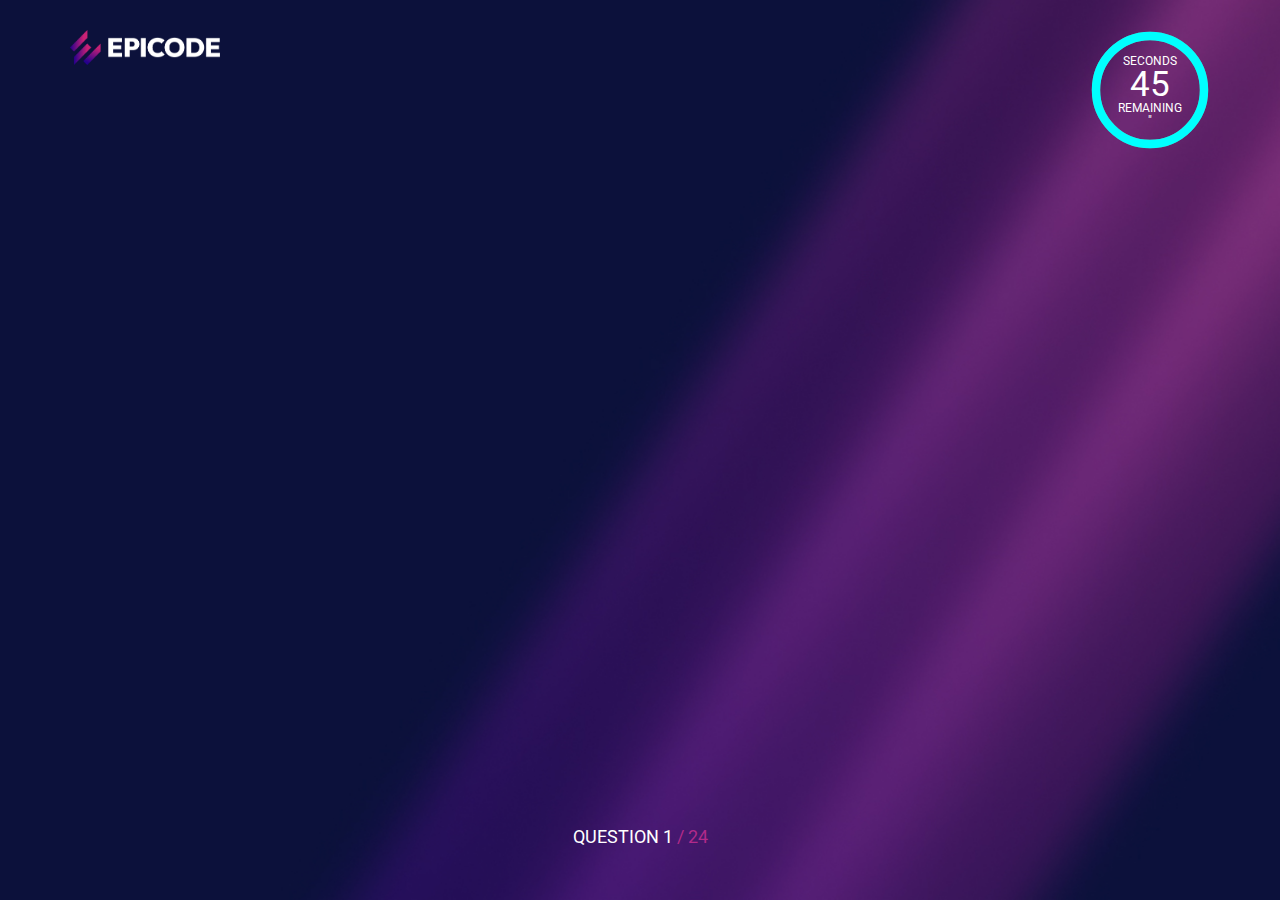
<file: benchmark-page.html>
<!DOCTYPE html>
<html lang="it">

<head>
    <meta charset="UTF-8">
    <meta name="viewport" content="width=device-width, initial-scale=1.0">
    <title>Document</title>
    <link rel="stylesheet" href="./assets/css/reset.css">
    <link rel="stylesheet" href="./assets/css/style.css">

</head>

<body>
    <div id="myApp">
        <div class="top-flex">
            <div class="logo-container">
                <img src="./assets/img/epicode_logo.png" alt="Logo Epicode">
            </div>
            <div id="countdown" class="timer"></div>
        </div>

        <div class="container">
            <div class="question-container flex">
                <p class="question"></p>
                <div class="answers flex">
                    <div class="answer-buttons"></div>
                </div>
                <div class="questions-number"></div>
            </div>
        </div>
    </div>
    <script src="./assets/js/script.js"></script>
</body>

</html>
</file>
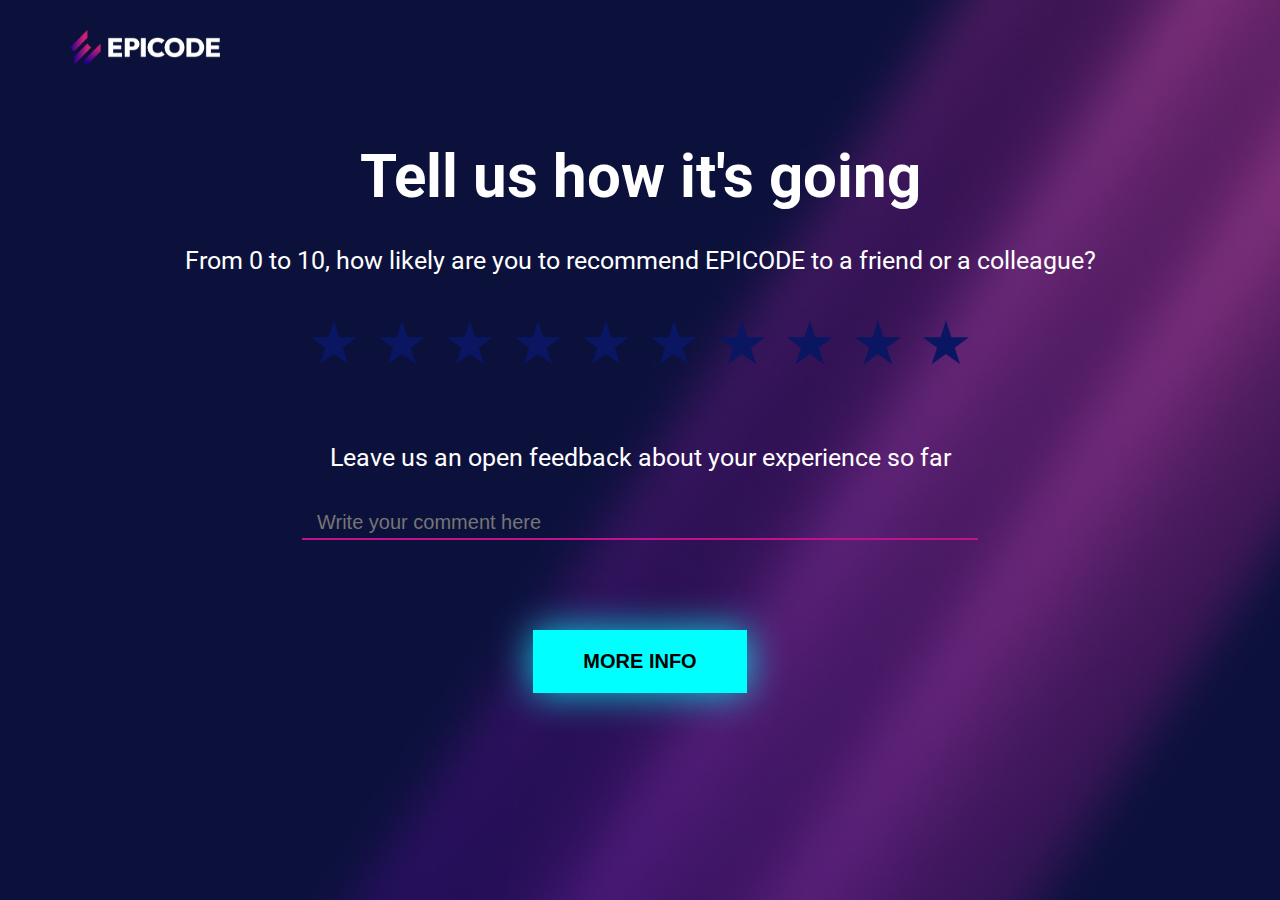
<file: feedback.html>
<!DOCTYPE html>
<html lang="it">
  <head>
    <meta charset="UTF-8" />
    <meta name="viewport" content="width=device-width, initial-scale=1.0" />
    <title>Document</title>
    <link rel="stylesheet" href="./assets/css/reset.css" />
    <link rel="stylesheet" href="./assets/css/style.css" />
  </head>

  <body>
    <div id="myApp">
      <div class="logo-container">
        <img src="./assets/img/epicode_logo.png" alt="Logo Epicode" />
        
      </div>
      <div class="container">
        <div class="main-title">
          <p>Tell us how it's going</p>
          <p>From 0 to 10, how likely are you to recommend EPICODE to a friend or a colleague?</p>
  
        </div>
        <div class="content">
          <form class="feedback">
  
            <div class=" stars-rating">
              <div class="rating">
                <div class="star" data-rating="1">&#9733;</div>
                <div class="star" data-rating="2">&#9733;</div>
                <div class="star" data-rating="3">&#9733;</div>
                <div class="star" data-rating="4">&#9733;</div>
                <div class="star" data-rating="5">&#9733;</div>
                <div class="star" data-rating="6">&#9733;</div>
                <div class="star" data-rating="7">&#9733;</div>
                <div class="star" data-rating="8">&#9733;</div>
                <div class="star" data-rating="9">&#9733;</div>
                <div class="star" data-rating="10">&#9733;</div>
              </div>
              

            </div>

              <label for="comment">Leave us an open feedback about your experience so far</label>
              <input id="comment" type="text" name="Comment" placeholder="Write your comment here">
              <button class="more-info square-btn">MORE INFO</button>
  
          </form>
        </div>
      </div>
  
      <script src="./assets/js/script.js"></script>
      <script src="./assets/js/stars.js"></script>
  </body>
  
  </html>
</file>
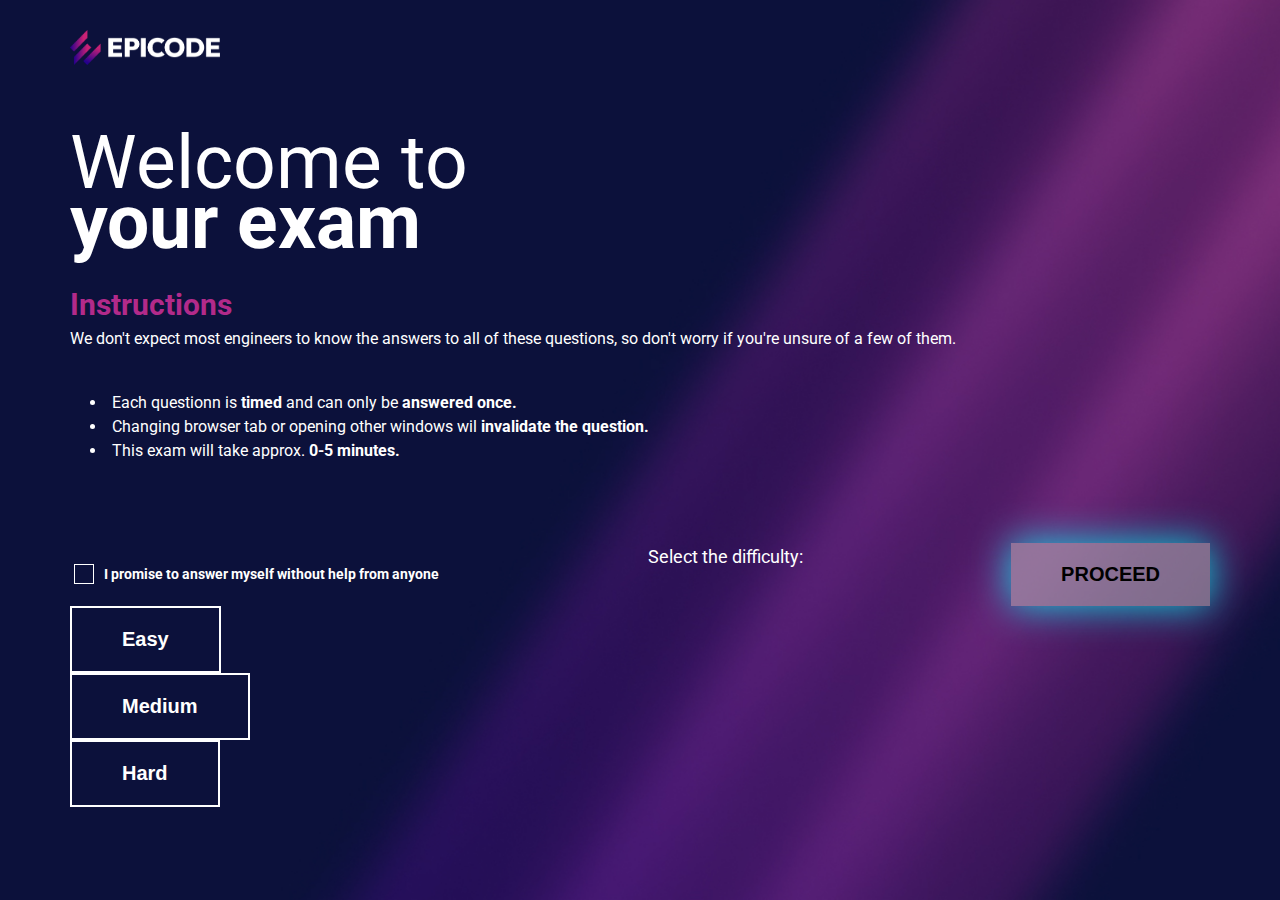
<file: welcome-page.html>
<!DOCTYPE html>
<html lang="it">

<head>
    <meta charset="UTF-8">
    <meta name="viewport" content="width=device-width, initial-scale=1.0">
    <title>Document</title>
    <link rel="stylesheet" href="./assets/css/reset.css">
    <link rel="stylesheet" href="./assets/css/style.css">
</head>

<body>
    <div id="myApp">
        <div class="logo-container">
            <img src="./assets/img/epicode_logo.png" alt="Logo Epicode">
        </div>
        <div class="container">
            <div class="welcome">
                <p>Welcome to <br><b>your exam</b></p>
            </div>

            <div class="p1Container">
                <p>Instructions</p>
            </div>
            <div class="p2Container">
                <p>We don't expect most engineers to know the answers to all of these questions, so don't worry if
                    you're unsure of a few of them.</p>
            </div>

            <div class="list">
                <ul>
                    <li>Each questionn is <b>timed</b> and can only be <b>answered once.</b></li>
                    <li>Changing browser tab or opening other windows wil <b>invalidate the question.</b></li>
                    <li>This exam will take approx. <b>0-5 minutes.</b></li>
                </ul>
            </div>
        </div>
        <form>
            <div class="inputs flex">
                <div class="checkbox">
                    <input type="checkbox" id="promise" name="promise" default="unchecked">
                    <label for="promise">I promise to answer myself without help from anyone</label>
                </div>

                <p id="select-difficulty" class="hidden">Select the difficulty:</p>
                <button type="submit" id="proceed" class="square-btn" disabled>PROCEED</button>
            </div>
        </form>
        
        <div class="difficultySelect">
        <div class="btn-container">
                <button class="difficultyValue square-transparent-btn hidden" value="easy">Easy</button>
            </div>
            <div class="btn-container">
                <button class="difficultyValue square-transparent-btn hidden" value="medium">Medium</button>
            </div>
            <div class="btn-container">
                <button class="difficultyValue square-transparent-btn hidden" value="hard">Hard</button>
            </div>

        </div>

    </div>

   
    <script src="./assets/js/welcome-page.js"></script>
    
</body>

</html>
</file>
<file: assets/css/style.css>
/* Fonts */

@import url('https://fonts.googleapis.com/css2?family=Roboto:wght@400;700&display=swap');
/* Roboto */

* {
    box-sizing: border-box;
}

html {
    font-size: 62.5%;
}

b {
    font-weight: 700;
}

ul,
ol,
dl {
    list-style-position: inside;
}

#myApp {
    font-size: 1.8rem;
    font-family: 'Roboto', sans-serif;
    line-height: 1.5;
    background-image: url('../img/bg.jpg');
    background-size: cover;
    width: 100%;
    height: 100vh;
    color: white;
    padding: 30px 70px 80px;
    position: relative;
}

#myApp .logo-container {
    margin-bottom: 60px;
}


#myApp .logo-container img {
    width: 150px;
}

#myApp .welcome {
    font-size: 7.5rem;
    line-height: 0.8;
    margin-bottom: 30px;
    text-align: left;
}

#myApp .purple {
    color: #b22a8a;
}

#myApp .p1Container {
    color: #b22a8a;
    font-weight: 700;
    font-size: 3rem;
}

#myApp .p2Container {
    font-size: 1.6rem;
    color: white;
}

#myApp .content {
    margin-bottom: 40px;
}

#myApp .list ul {
    padding-left: 20px;
    font-size: 1.6rem;
    margin-bottom: 80px;
    margin-top: 40px;
}

#myApp .list li {
    padding-left: 0;
}

#myApp .inputs #promise {
    border: 1px solid white;
    height: 20px;
    width: 20px;
    appearance: none;
    margin-right: 10px;


}

#myApp .inputs #promise:checked {
    appearance: auto;
}

#myApp .inputs label {
    font-size: 1.4rem;
    font-weight: 700;
}

#myApp .square-transparent-btn {
    border: 2px solid white;
    font-size: 2rem;
    font-weight: 700;
    padding: 20px 50px;
    background-color: transparent;
    color: white;
    cursor: pointer;
}

#myApp .inputs {
    display: flex;
    justify-content: space-between;
}

#myApp .square-btn {
    background-color: #00FFFF;
    box-shadow: 0 0 1cm rgba(0, 255, 255, 0.8);
    color: black;
    font-size: 2rem;
    font-weight: 700;
    padding: 20px 50px;
    border-style: none;
    cursor: pointer;
}

#myApp .square-btn:disabled {
    cursor: auto;
    background-color: rgba(193, 193, 193, .5);
}

#myApp .checkbox {
    display: flex;
    align-items: center;
    justify-content: flex-start;

}

#myApp #promise {
    cursor: pointer;
}

#myApp .question {
    text-align: center;
    font-size: 5rem;
}

#myApp .answer-buttons {
    margin-top: 70px;
    display: flex;
    flex-wrap: wrap;
    justify-content: center;
}

#myApp .answer-button {
    border-radius: 50em;
    color: white;
    background-color: rgba(255, 255, 255, 0.2);
    border: 4px solid white;
    border-bottom: 1px solid white;
    padding: 20px 40px;
    margin: 10px 20px;
    flex-basis: 40%;
    flex-grow: 0;
    cursor: pointer;
}

#myApp .active {
    background-color: #96129f;
}

.questions-number {
    text-align: center;
    text-transform: uppercase;
    position: absolute;
    bottom: 50px;
    left: 0;
    right: 0;
}

.star {
    font-size: 60px;
    cursor: pointer;
    color: #0a1661;
    display: inline;
    margin: 5px;

}

.star:hover,
.star.active {
    color: #00FFFF;
}

.star:hover,
.star.active {

    color: blue;

    color: #00FFFF;
}

.star:hover,
.star.active {
    color: #00FFFF;
}

.stars-rating {
    margin-top: 20px
}

.main-title {
    text-align: center;
    width: fit-content;
    margin: 0 auto;
}

.main-title p:first-of-type {
    font-size: 6rem;
    font-weight: 700;
    text-align: center;
}

.r p:first-of-type {
    font-size: 4rem;
    padding: 5px 0;
    line-height: 0.8;
    margin-bottom: 4px;
}


.main-title p:nth-of-type(2) {
    font-size: 2.5rem;
    margin-top: 20px;
    text-align: center;
    line-height: 1.5;

}

.r p:nth-of-type(2) {
    margin: 0;
    padding: 0;
    font-size: 2rem;
    line-height: 0.8;
}

.content {
    display: flex;
    justify-content: space-between;
    align-items: center;
}

.close-text {
    line-height: 1;
}

.result-esit-positive p:first-of-type {
    font-size: 5rem;
}

.result-esit-negative p:first-of-type {
    font-size: 5rem;
    text-align: right;
}

.result-esit-positive p:nth-of-type(2) {
    font-weight: 700;
    font-size: 5rem;
}

.result-esit-negative p:nth-of-type(2) {
    font-weight: 700;
    font-size: 5rem;
    text-align: right;
}

.result-esit-positive p:nth-of-type(3) {
    font-size: 1.6rem;
}

.result-esit-negative p:nth-of-type(3) {
    text-align: right;
    font-size: 1.6rem;
}

.feedback {
    text-align: center;
    margin: 0 auto;
}

.feedback label {
    font-size: 2.5rem;
    padding-top: 50px;
    display: block;
}

#comment {
    margin-top: 30px;
    margin-bottom: 40px;
    border-style: none;
    border-bottom: 2px solid #C2118D;
    background-color: transparent;
    width: 100%;
    color: white;
    outline: none;
    padding: 4px 15px;
    font-size: 2rem;

}

.more-info {
    background-color: #00FFFF;
    box-shadow: 0 0 1cm rgba(0, 255, 255, 0.8);
    border-style: none;
    color: black;
    font-size: 2rem;
    font-weight: 700;
    padding: 20px 50px;
    margin-top: 50px;

}



.top-flex {
    display: flex;
    justify-content: space-between;
}


#myApp .questions-number {
    text-align: center;
    margin-top: 50px;
}

.widget {
    margin: 0 auto;
    width: 350px;
    margin-top: 50px;
    position: relative;
}

.chart-header {

    color: #16140d;
    text-align: center;
    line-height: 40px;
    border-top-left-radius: 7px;
    border-top-right-radius: 7px;
    font-weight: 400;
    font-size: 1.5em;
}

.button-container {
    text-align: center;
}

.chart-footer {
    color: #16140d;
    text-align: center;
    font-size: 10px;
}

.chart-container {
    padding: 25px;
}

.shadow {
    -webkit-filter: drop-shadow(0px 3px 3px rgba(0, 0, 0, .5));
    filter: drop-shadow(0px 3px 3px rgba(0, 0, 0, .5));
}

.chart-text {
    color: white;
    font-size: 10px;
    position: absolute;
    z-index: 3;
    right: 50%;
    top: 55%;
}

/* Sets the containers height and width */
.base-timer {
    position: relative;
    height: 120px;
    width: 120px;
}

/* Removes SVG styling that would hide the time label */
.base-timer__circle {
    fill: none;
    stroke: none;
}


@keyframes countdown {
    from {
        stroke-dashoffset: 0px;
    }

    to {
        stroke-dashoffset: 113px;
    }
}

/* The SVG path that displays the timer's progress */
.base-timer__path-elapsed {
    stroke-width: 7px;
    stroke: grey;
}

.base-timer__label {
    position: absolute;
    line-height: 1;

    /* Size should match the parent container */
    width: 120px;
    height: 120px;

    /* Keep the label aligned to the top */
    top: 0;

    /* Create a flexible box that centers content vertically and horizontally */
    display: flex;
    flex-direction: column;
    align-items: center;
    justify-content: center;

    /* Sort of an arbitrary number; adjust to your liking */
    font-size: 12px;
}

.base-timer__path-remaining {
    /* Just as thick as the original ring */
    stroke-width: 7px;

    /* Rounds the line endings to create a seamless circle */
    stroke-linecap: round;

    /* Makes sure the animation starts at the top of the circle */
    transform: rotate(90deg);
    transform-origin: center;

    /* One second aligns with the speed of the countdown timer */
    transition: 1s linear all;

    /* Allows the ring to change color when the color value updates */
    stroke: currentColor;
}

.base-timer__svg {
    /* Flips the svg and makes the animation to move left-to-right */
    transform: scaleX(-1);
}

.base-timer__path-remaining.green {
    color: #00FFFF;
}

.base-timer__path-remaining.orange {
    color: orange;
}

.base-timer__path-remaining.red {
    color: red;
}

.seconds {
    font-size: 35px;
}

text[text-anchor="middle"] {
    display: none;
}

rect {
    display: none;
}

.legend text {
    display: none;
}

#myApp .chart-text {
    display: none;
}

#chartO {
    transform: translateX(-30px);
    width: fit-content;
    position: relative;
}


#chartO .text-result-container {
    display: flex;
    justify-content: center;
    align-items: center;
    position: absolute;
    top: 0;
    right: 0;
    bottom: 0;
    left: 0;
}

#chartO .text-result {
    font-size: 2.5rem;
    padding: 130px;
    text-align: center;
}

.text-azure {
    color: #75fbfd;
}

.text-big {
    font-size: 3rem;
}

#myApp .m-0 {
    margin: 0;
}

.widget {
    margin-top: 25px;
    margin-bottom: 25px;
    width: 400px;
}
</file>
